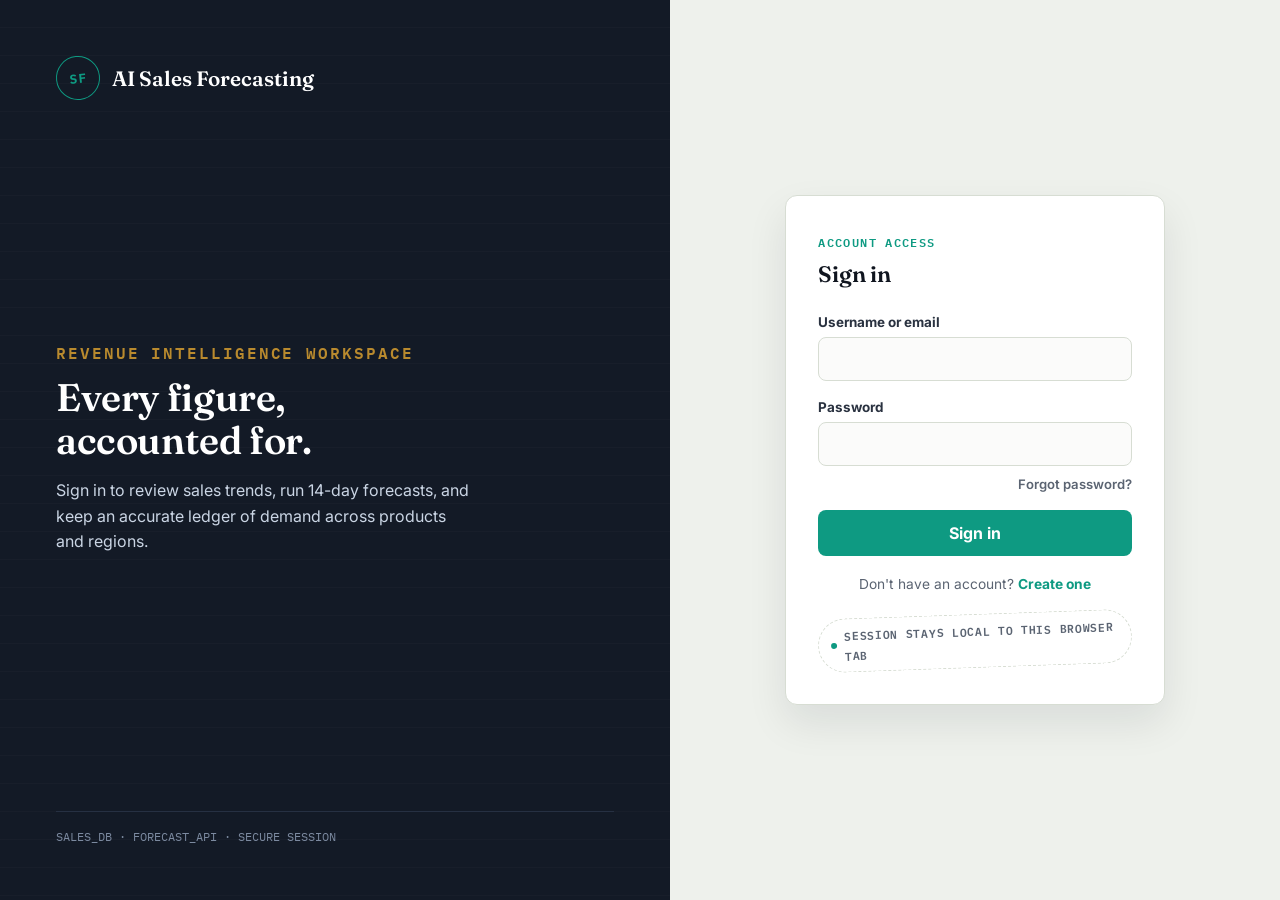
<file: frontend/login.html>
<!doctype html>
<html lang="en">
  <head>
    <meta charset="UTF-8" />
    <meta name="viewport" content="width=device-width, initial-scale=1.0" />
    <title>Sign in - AI Sales Forecasting</title>
    <link rel="stylesheet" href="styles.css" />
  </head>
  <body>
    <div class="login-shell">
      <section class="login-side">
        <div class="login-brand">
          <div class="brand-mark">SF</div>
          <strong>AI Sales Forecasting</strong>
        </div>

        <div class="login-side-copy">
          <p class="eyebrow">Revenue intelligence workspace</p>
          <h1>Every figure, accounted for.</h1>
          <p>
            Sign in to review sales trends, run 14-day forecasts, and keep
            an accurate ledger of demand across products and regions.
          </p>
        </div>

        <div class="login-side-footnote">SALES_DB &middot; FORECAST_API &middot; SECURE SESSION</div>
      </section>

      <section class="login-main">
        <div class="login-card">
          <!-- ===== STEP: LOGIN ===== -->
          <div class="login-step active" id="stepLogin">
            <div class="login-card-head">
              <p class="eyebrow">Account access</p>
              <h2>Sign in</h2>
            </div>

            <div class="login-error" id="loginError"></div>

            <form id="loginForm">
              <div class="login-field">
                <label for="loginIdentifier">Username or email</label>
                <input id="loginIdentifier" type="text" autocomplete="username" required />
              </div>
              <div class="login-field">
                <label for="loginPassword">Password</label>
                <input id="loginPassword" type="password" autocomplete="current-password" required />
              </div>
              <div class="login-links">
                <button type="button" id="goForgotBtn">Forgot password?</button>
              </div>
              <button type="submit" class="login-submit" id="loginSubmitBtn">Sign in</button>
            </form>

            <div class="login-toggle">
              <span>Don't have an account?</span>
              <button type="button" id="goRegisterBtn">Create one</button>
            </div>

            <div class="login-stamp"><span></span> Session stays local to this browser tab</div>
          </div>

          <!-- ===== STEP: REGISTER ===== -->
          <div class="login-step" id="stepRegister">
            <div class="login-card-head">
              <p class="eyebrow">New account</p>
              <h2>Create account</h2>
            </div>

            <div class="login-error" id="registerError"></div>

            <form id="registerForm">
              <div class="login-field-row">
                <div class="login-field">
                  <label for="firstName">First name</label>
                  <input id="firstName" type="text" autocomplete="given-name" required />
                </div>
                <div class="login-field">
                  <label for="lastName">Last name</label>
                  <input id="lastName" type="text" autocomplete="family-name" required />
                </div>
              </div>
              <div class="login-field">
                <label for="registerEmail">Email</label>
                <input id="registerEmail" type="email" autocomplete="email" required />
              </div>
              <div class="login-field">
                <label for="registerUsername">Username</label>
                <input id="registerUsername" type="text" autocomplete="username" required />
              </div>
              <div class="login-field">
                <label for="registerPassword">Password</label>
                <input id="registerPassword" type="password" autocomplete="new-password" required />
              </div>
              <button type="submit" class="login-submit" id="registerSubmitBtn">Create account</button>
            </form>

            <div class="login-toggle">
              <span>Already have an account?</span>
              <button type="button" id="backToLoginFromRegisterBtn">Sign in</button>
            </div>
          </div>

          <!-- ===== STEP: VERIFY OTP ===== -->
          <div class="login-step" id="stepVerify">
            <div class="login-card-head">
              <p class="eyebrow">Verify your email</p>
              <h2>Enter your code</h2>
            </div>

            <p class="login-hint">
              We sent a 6-digit code to <strong id="verifyEmailLabel"></strong>. Enter it below to
              activate your account.
            </p>

            <div class="login-error" id="verifyError"></div>

            <form id="verifyForm">
              <div class="login-field">
                <label for="otpInput">Verification code</label>
                <input id="otpInput" class="otp-input" type="text" inputmode="numeric" maxlength="6" required />
              </div>
              <button type="submit" class="login-submit" id="verifySubmitBtn">Verify and continue</button>
            </form>

            <div class="login-toggle">
              <span>Didn't get a code?</span>
              <button type="button" id="resendOtpBtn">Resend</button>
            </div>
          </div>

          <!-- ===== STEP: FORGOT PASSWORD ===== -->
          <div class="login-step" id="stepForgot">
            <div class="login-card-head">
              <p class="eyebrow">Reset password</p>
              <h2>Forgot password</h2>
            </div>

            <p class="login-hint">Enter your registered email and we'll send you a link to reset your password.</p>

            <div class="login-error" id="forgotError"></div>
            <div class="login-success" id="forgotSuccess"></div>

            <form id="forgotForm">
              <div class="login-field">
                <label for="forgotEmail">Email</label>
                <input id="forgotEmail" type="email" autocomplete="email" required />
              </div>
              <button type="submit" class="login-submit" id="forgotSubmitBtn">Send reset link</button>
            </form>

            <div class="login-toggle">
              <span>Remembered it?</span>
              <button type="button" id="backToLoginFromForgotBtn">Sign in</button>
            </div>
          </div>
        </div>
      </section>
    </div>

    <script src="auth.js"></script>
    <script>
      if (Auth.isLoggedIn()) {
        window.location.href = "index.html";
      }

      const steps = {
        login: document.getElementById("stepLogin"),
        register: document.getElementById("stepRegister"),
        verify: document.getElementById("stepVerify"),
        forgot: document.getElementById("stepForgot"),
      };

      function showStep(name) {
        Object.values(steps).forEach((el) => el.classList.remove("active"));
        steps[name].classList.add("active");
      }

      function showError(id, message) {
        const el = document.getElementById(id);
        el.textContent = message;
        el.classList.add("visible");
      }

      function clearError(id) {
        const el = document.getElementById(id);
        el.classList.remove("visible");
        el.textContent = "";
      }

      function showSuccess(id, message) {
        const el = document.getElementById(id);
        el.textContent = message;
        el.classList.add("visible");
      }

      // ---------- navigation ----------
      document.getElementById("goRegisterBtn").addEventListener("click", () => showStep("register"));
      document.getElementById("backToLoginFromRegisterBtn").addEventListener("click", () => showStep("login"));
      document.getElementById("goForgotBtn").addEventListener("click", () => showStep("forgot"));
      document.getElementById("backToLoginFromForgotBtn").addEventListener("click", () => showStep("login"));

      // ---------- login ----------
      document.getElementById("loginForm").addEventListener("submit", async (event) => {
        event.preventDefault();
        clearError("loginError");
        const identifier = document.getElementById("loginIdentifier").value.trim();
        const password = document.getElementById("loginPassword").value;
        const btn = document.getElementById("loginSubmitBtn");

        btn.disabled = true;
        btn.textContent = "Signing in...";
        try {
          await Auth.login(identifier, password);
          window.location.href = "index.html";
        } catch (error) {
          showError("loginError", error.message);
          btn.disabled = false;
          btn.textContent = "Sign in";
        }
      });

      // ---------- register ----------
      let pendingEmail = "";

      document.getElementById("registerForm").addEventListener("submit", async (event) => {
        event.preventDefault();
        clearError("registerError");

        const firstName = document.getElementById("firstName").value.trim();
        const lastName = document.getElementById("lastName").value.trim();
        const email = document.getElementById("registerEmail").value.trim();
        const username = document.getElementById("registerUsername").value.trim();
        const password = document.getElementById("registerPassword").value;
        const btn = document.getElementById("registerSubmitBtn");

        btn.disabled = true;
        btn.textContent = "Creating account...";
        try {
          const result = await Auth.register({ firstName, lastName, email, username, password });
          pendingEmail = result.email || email;
          document.getElementById("verifyEmailLabel").textContent = pendingEmail;
          showStep("verify");
        } catch (error) {
          showError("registerError", error.message);
        } finally {
          btn.disabled = false;
          btn.textContent = "Create account";
        }
      });

      // ---------- verify OTP ----------
      document.getElementById("verifyForm").addEventListener("submit", async (event) => {
        event.preventDefault();
        clearError("verifyError");
        const otp = document.getElementById("otpInput").value.trim();
        const btn = document.getElementById("verifySubmitBtn");

        btn.disabled = true;
        btn.textContent = "Verifying...";
        try {
          await Auth.verifyOtp(pendingEmail, otp);
          window.location.href = "index.html";
        } catch (error) {
          showError("verifyError", error.message);
          btn.disabled = false;
          btn.textContent = "Verify and continue";
        }
      });

      document.getElementById("resendOtpBtn").addEventListener("click", async () => {
        clearError("verifyError");
        const btn = document.getElementById("resendOtpBtn");
        btn.disabled = true;
        try {
          await Auth.resendOtp(pendingEmail);
          btn.textContent = "Sent!";
          setTimeout(() => {
            btn.textContent = "Resend";
            btn.disabled = false;
          }, 3000);
        } catch (error) {
          showError("verifyError", error.message);
          btn.disabled = false;
        }
      });

      // ---------- forgot password ----------
      document.getElementById("forgotForm").addEventListener("submit", async (event) => {
        event.preventDefault();
        clearError("forgotError");
        const email = document.getElementById("forgotEmail").value.trim();
        const btn = document.getElementById("forgotSubmitBtn");

        btn.disabled = true;
        btn.textContent = "Sending...";
        try {
          const result = await Auth.forgotPassword(email);
          showSuccess("forgotSuccess", result.message);
        } catch (error) {
          showError("forgotError", error.message);
        } finally {
          btn.disabled = false;
          btn.textContent = "Send reset link";
        }
      });
    </script>
  </body>
</html>
</file>
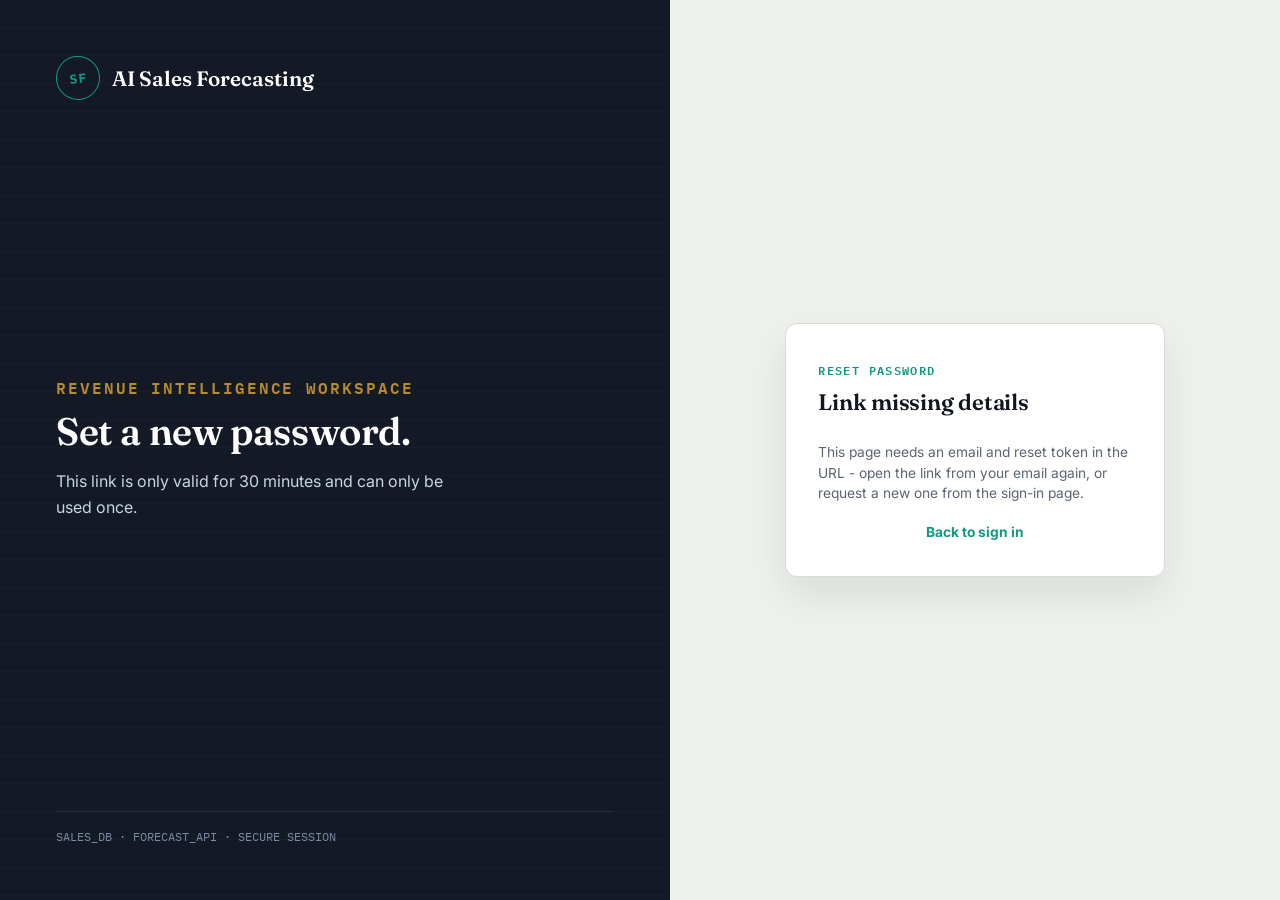
<file: frontend/reset-password.html>
<!doctype html>
<html lang="en">
  <head>
    <meta charset="UTF-8" />
    <meta name="viewport" content="width=device-width, initial-scale=1.0" />
    <title>Reset password - AI Sales Forecasting</title>
    <link rel="stylesheet" href="styles.css" />
  </head>
  <body>
    <div class="login-shell">
      <section class="login-side">
        <div class="login-brand">
          <div class="brand-mark">SF</div>
          <strong>AI Sales Forecasting</strong>
        </div>

        <div class="login-side-copy">
          <p class="eyebrow">Revenue intelligence workspace</p>
          <h1>Set a new password.</h1>
          <p>This link is only valid for 30 minutes and can only be used once.</p>
        </div>

        <div class="login-side-footnote">SALES_DB &middot; FORECAST_API &middot; SECURE SESSION</div>
      </section>

      <section class="login-main">
        <div class="login-card">
          <div class="login-step active" id="stepReset">
            <div class="login-card-head">
              <p class="eyebrow">Reset password</p>
              <h2>Choose a new password</h2>
            </div>

            <div class="login-error" id="resetError"></div>
            <div class="login-success" id="resetSuccess"></div>

            <form id="resetForm">
              <div class="login-field">
                <label for="newPassword">New password</label>
                <input id="newPassword" type="password" autocomplete="new-password" required />
              </div>
              <div class="login-field">
                <label for="confirmPassword">Confirm new password</label>
                <input id="confirmPassword" type="password" autocomplete="new-password" required />
              </div>
              <button type="submit" class="login-submit" id="resetSubmitBtn">Update password</button>
            </form>

            <div class="login-toggle">
              <span>Remembered it?</span>
              <button type="button" id="backToLoginBtn">Sign in</button>
            </div>
          </div>

          <div class="login-step" id="stepInvalid">
            <div class="login-card-head">
              <p class="eyebrow">Reset password</p>
              <h2>Link missing details</h2>
            </div>
            <p class="login-hint">
              This page needs an email and reset token in the URL - open the link from your email
              again, or request a new one from the sign-in page.
            </p>
            <div class="login-toggle">
              <button type="button" id="backToLoginFromInvalidBtn">Back to sign in</button>
            </div>
          </div>
        </div>
      </section>
    </div>

    <script src="auth.js"></script>
    <script>
      const params = new URLSearchParams(window.location.search);
      const email = params.get("email");
      const token = params.get("token");

      const stepReset = document.getElementById("stepReset");
      const stepInvalid = document.getElementById("stepInvalid");

      if (!email || !token) {
        stepReset.classList.remove("active");
        stepInvalid.classList.add("active");
      }

      document.getElementById("backToLoginBtn").addEventListener("click", () => {
        window.location.href = "login.html";
      });
      document.getElementById("backToLoginFromInvalidBtn").addEventListener("click", () => {
        window.location.href = "login.html";
      });

      function showError(id, message) {
        const el = document.getElementById(id);
        el.textContent = message;
        el.classList.add("visible");
      }
      function clearError(id) {
        document.getElementById(id).classList.remove("visible");
      }
      function showSuccess(id, message) {
        const el = document.getElementById(id);
        el.textContent = message;
        el.classList.add("visible");
      }

      document.getElementById("resetForm").addEventListener("submit", async (event) => {
        event.preventDefault();
        clearError("resetError");

        const newPassword = document.getElementById("newPassword").value;
        const confirmPassword = document.getElementById("confirmPassword").value;
        const btn = document.getElementById("resetSubmitBtn");

        if (newPassword !== confirmPassword) {
          showError("resetError", "Passwords don't match.");
          return;
        }
        if (newPassword.length < 6) {
          showError("resetError", "Password must be at least 6 characters.");
          return;
        }

        btn.disabled = true;
        btn.textContent = "Updating...";
        try {
          const result = await Auth.resetPassword(email, token, newPassword);
          showSuccess("resetSuccess", result.message + " Redirecting to sign in...");
          document.getElementById("resetForm").style.display = "none";
          setTimeout(() => (window.location.href = "login.html"), 2000);
        } catch (error) {
          showError("resetError", error.message);
          btn.disabled = false;
          btn.textContent = "Update password";
        }
      });
    </script>
  </body>
</html>
</file>
<file: frontend/styles.css>
@import url("https://fonts.googleapis.com/css2?family=Fraunces:opsz,wght@9..144,400;9..144,500;9..144,600;9..144,700&family=Inter:wght@400;500;600;700;800&family=IBM+Plex+Mono:wght@400;500;600;700&display=swap");

:root {
  /* Ledger identity: paper + ink, one emerald signal, one gold stamp accent */
  --bg: #eef1ec;
  --ink: #10151f;
  --ink-soft: #2a3240;
  --muted: #5b6472;
  --line: #d7ddd3;
  --panel: #ffffff;
  --navy: #131a26;
  --teal: #0e9a82;
  --green: #22a06b;
  --coral: #d64545;
  --amber: #b98a2e;
  --blue: #2f6fed;
  --shadow: 0 18px 40px rgba(16, 21, 31, 0.09);

  --font-display: "Fraunces", ui-serif, Georgia, serif;
  --font-body: "Inter", ui-sans-serif, system-ui, -apple-system, "Segoe UI", sans-serif;
  --font-mono: "IBM Plex Mono", ui-monospace, "SF Mono", Menlo, monospace;
}

* {
  box-sizing: border-box;
}

body {
  margin: 0;
  min-height: 100vh;
  background: var(--bg);
  color: var(--ink);
  font-family: var(--font-body);
  letter-spacing: 0;
}

html {
  scroll-behavior: smooth;
}

button,
input,
select {
  font: inherit;
}

/* Tabular figures throughout: every number in this product reads like a
   ledger entry, so numerals get a dedicated monospace treatment instead
   of inheriting the body/display face. */
.metric-card strong,
.hero-metrics span,
td,
.bar-label span:last-child,
.pie-legend-row span:last-child,
.range-value,
#dateWindow {
  font-family: var(--font-mono);
  font-variant-numeric: tabular-nums;
}

.sidebar {
  position: fixed;
  inset: 0 auto 0 0;
  width: 286px;
  padding: 24px;
  background: #101828;
  color: #f8fafc;
  overflow-y: auto;
}

.brand {
  display: flex;
  align-items: center;
  gap: 12px;
  margin-bottom: 30px;
}

.brand-mark {
  display: grid;
  place-items: center;
  width: 44px;
  aspect-ratio: 1;
  border-radius: 999px;
  border: 1.5px solid var(--teal);
  background: transparent;
  color: var(--teal);
  font-family: var(--font-mono);
  font-weight: 700;
  font-size: 0.8rem;
  letter-spacing: 0.03em;
  transform: rotate(-6deg);
}

.brand p,
.brand strong {
  display: block;
  margin: 0;
  line-height: 1.15;
}

.brand p {
  color: #aab6c8;
  font-size: 0.78rem;
  text-transform: uppercase;
  letter-spacing: 0.08em;
}

.brand strong {
  font-family: var(--font-display);
  font-size: 1.2rem;
  font-weight: 600;
}

.nav {
  display: grid;
  gap: 8px;
  margin-bottom: 24px;
}

.nav-item {
  display: flex;
  align-items: center;
  min-height: 42px;
  border: 0;
  border-radius: 8px;
  background: transparent;
  color: #cad5e4;
  text-align: left;
  text-decoration: none;
  padding: 0 14px;
  cursor: pointer;
}

.nav-item.active,
.nav-item:hover {
  background: #1d2939;
  color: #ffffff;
}

.panel {
  margin: 0 0 18px;
}

.panel label {
  display: block;
  margin-bottom: 8px;
  color: #cad5e4;
  font-size: 0.84rem;
  font-weight: 700;
}

.panel input,
.panel select {
  width: 100%;
  min-height: 42px;
  border: 1px solid #344054;
  border-radius: 8px;
  background: #1d2939;
  color: #f8fafc;
  padding: 9px 11px;
}

.split-inputs {
  display: grid;
  gap: 10px;
}

.range-value {
  margin-top: 8px;
  color: #aab6c8;
  font-size: 0.88rem;
}

.fixed-value {
  min-height: 42px;
  border: 1px solid #344054;
  border-radius: 8px;
  background: #1d2939;
  color: #f8fafc;
  padding: 10px 11px;
  font-weight: 800;
}

.primary-action {
  width: 100%;
  min-height: 46px;
  border: 0;
  border-radius: 8px;
  background: var(--teal);
  color: white;
  font-family: var(--font-body);
  font-weight: 700;
  letter-spacing: 0.01em;
  cursor: pointer;
  transition: filter 0.15s ease;
}

.primary-action:hover {
  filter: brightness(1.08);
}

.app-shell {
  margin-left: 286px;
  padding: 28px;
}

.topbar,
.section-head {
  display: flex;
  align-items: center;
  justify-content: space-between;
  gap: 18px;
}

.eyebrow {
  margin: 0 0 6px;
  color: var(--teal);
  font-family: var(--font-mono);
  font-size: 0.72rem;
  font-weight: 600;
  letter-spacing: 0.12em;
  text-transform: uppercase;
}

h1,
h2 {
  margin: 0;
  letter-spacing: -0.01em;
  font-family: var(--font-display);
  font-weight: 600;
}

h1 {
  font-size: clamp(2rem, 4vw, 3.35rem);
  line-height: 1.04;
}

h2 {
  font-size: 1.12rem;
}

.status-pill {
  display: inline-flex;
  align-items: center;
  gap: 8px;
  min-height: 38px;
  padding: 0 16px;
  border: 1.5px solid var(--line);
  border-radius: 999px;
  background: var(--panel);
  color: var(--ink-soft);
  font-family: var(--font-mono);
  font-size: 0.86rem;
  font-weight: 600;
  white-space: nowrap;
}

.status-pill span {
  width: 9px;
  aspect-ratio: 1;
  border-radius: 999px;
  background: var(--green);
}

.status-pill.offline span {
  background: var(--coral);
}

.status-pill.online span {
  background: var(--green);
}

.hero-band {
  display: grid;
  grid-template-columns: 1fr minmax(280px, 390px);
  gap: 24px;
  align-items: stretch;
  margin: 26px 0;
  padding: 32px;
  border-radius: 10px;
  background: var(--navy);
  border-bottom: 3px solid var(--amber);
  color: white;
  min-height: 188px;
  position: relative;
  overflow: hidden;
}

.hero-band::before {
  content: "";
  position: absolute;
  inset: 0;
  background-image: repeating-linear-gradient(
    to bottom,
    transparent,
    transparent 27px,
    rgba(255, 255, 255, 0.045) 28px
  );
  pointer-events: none;
}

.hero-copy {
  display: flex;
  align-items: flex-end;
  position: relative;
  z-index: 1;
}

.hero-copy p {
  max-width: 760px;
  margin: 0;
  color: #edf2f7;
  font-family: var(--font-display);
  font-size: clamp(1.12rem, 2vw, 1.55rem);
  font-weight: 400;
  line-height: 1.38;
}

.hero-metrics {
  display: grid;
  grid-template-columns: 1fr 1fr;
  gap: 12px;
  position: relative;
  z-index: 1;
}

.hero-metrics div,
.metric-card,
.chart-panel {
  border: 1px solid var(--line);
  border-radius: 10px;
  background: var(--panel);
  box-shadow: var(--shadow);
}

.hero-metrics div {
  display: flex;
  flex-direction: column;
  justify-content: flex-end;
  min-height: 132px;
  padding: 18px;
  background: rgba(255, 255, 255, 0.94);
  color: var(--ink);
}

.hero-metrics span,
.metric-card strong {
  font-size: clamp(1.7rem, 3vw, 2.4rem);
  font-weight: 850;
  line-height: 1.05;
}

.hero-metrics small,
.metric-card small {
  color: var(--muted);
  font-weight: 650;
}

.kpi-grid {
  display: grid;
  grid-template-columns: repeat(4, minmax(0, 1fr));
  gap: 16px;
}

.metric-card {
  min-height: 132px;
  padding: 18px;
  scroll-margin-top: 28px;
}

.metric-card span {
  display: block;
  margin-bottom: 14px;
  color: var(--muted);
  font-size: 0.9rem;
  font-weight: 750;
}

.metric-card strong {
  display: block;
  margin-bottom: 8px;
}

.workspace-grid {
  display: grid;
  grid-template-columns: minmax(0, 1.35fr) minmax(320px, 0.65fr);
  gap: 16px;
  margin-top: 16px;
}

.chart-panel {
  min-width: 0;
  padding: 20px;
  scroll-margin-top: 28px;
}

.chart-panel.wide,
.table-panel {
  grid-column: span 1;
}

.table-panel {
  grid-column: 1 / -1;
}

.section-head {
  margin-bottom: 16px;
}

.section-head span {
  color: var(--muted);
  font-size: 0.88rem;
  font-weight: 700;
}

.chart {
  width: 100%;
  min-height: 315px;
}

.chart.compact {
  min-height: 245px;
}

.chart svg {
  display: block;
  width: 100%;
  height: 100%;
  min-height: inherit;
}

.axis {
  stroke: #c7d2e1;
  stroke-width: 1;
}

.grid-line {
  stroke: #edf2f7;
  stroke-width: 1;
}

.trend-line {
  fill: none;
  stroke: var(--blue);
  stroke-width: 4;
  stroke-linecap: round;
  stroke-linejoin: round;
}

.forecast-line {
  fill: none;
  stroke: var(--teal);
  stroke-width: 4;
  stroke-dasharray: 8 8;
  stroke-linecap: round;
  stroke-linejoin: round;
}

.area-fill {
  fill: rgba(47, 111, 237, 0.1);
}

.bar-stack {
  display: grid;
  gap: 14px;
}

.bar-row {
  display: grid;
  gap: 7px;
}

.bar-label {
  display: flex;
  justify-content: space-between;
  gap: 12px;
  color: var(--muted);
  font-size: 0.86rem;
  font-weight: 750;
}

.bar-track {
  height: 12px;
  overflow: hidden;
  border-radius: 999px;
  background: #eef3f8;
}

.bar-fill {
  height: 100%;
  border-radius: inherit;
  background: var(--teal);
}

.pie-wrap {
  display: grid;
  grid-template-columns: minmax(160px, 220px) 1fr;
  gap: 18px;
  align-items: center;
  min-height: 245px;
}

.pie-wrap svg {
  width: 100%;
  max-width: 220px;
  aspect-ratio: 1;
}

.pie-legend {
  display: grid;
  gap: 10px;
}

.pie-legend-row {
  display: flex;
  align-items: center;
  justify-content: space-between;
  gap: 12px;
  color: var(--muted);
  font-size: 0.88rem;
  font-weight: 750;
}

.pie-legend-name {
  display: inline-flex;
  align-items: center;
  gap: 8px;
}

.pie-dot {
  width: 10px;
  aspect-ratio: 1;
  border-radius: 999px;
}

.table-wrap {
  overflow-x: auto;
}

table {
  width: 100%;
  border-collapse: collapse;
  font-size: 0.9rem;
}

th,
td {
  padding: 13px 12px;
  border-bottom: 1px solid #edf2f7;
  text-align: left;
  white-space: nowrap;
}

th {
  color: var(--muted);
  font-size: 0.78rem;
  text-transform: uppercase;
}

td:last-child,
th:last-child {
  text-align: right;
}

/* ---------- sidebar account footer ---------- */

.sidebar-footer {
  margin-top: 20px;
  padding-top: 16px;
  border-top: 1px solid #263042;
  display: flex;
  align-items: center;
  justify-content: space-between;
  gap: 10px;
}

.sidebar-user {
  display: flex;
  align-items: center;
  gap: 10px;
  min-width: 0;
}

.sidebar-user-avatar {
  display: grid;
  place-items: center;
  width: 32px;
  aspect-ratio: 1;
  border-radius: 999px;
  background: #1d2939;
  border: 1px solid #344054;
  color: var(--teal);
  font-family: var(--font-mono);
  font-size: 0.78rem;
  font-weight: 700;
  flex-shrink: 0;
}

.sidebar-user-name {
  color: #e2e8f0;
  font-size: 0.86rem;
  font-weight: 600;
  overflow: hidden;
  text-overflow: ellipsis;
  white-space: nowrap;
}

.logout-btn {
  border: 1px solid #344054;
  border-radius: 8px;
  background: transparent;
  color: #aab6c8;
  padding: 7px 12px;
  font-size: 0.8rem;
  font-weight: 600;
  cursor: pointer;
  white-space: nowrap;
  transition: border-color 0.15s ease, color 0.15s ease;
}

.logout-btn:hover {
  border-color: var(--coral);
  color: var(--coral);
}

/* ---------- login page ---------- */

.login-shell {
  min-height: 100vh;
  display: grid;
  grid-template-columns: 1.1fr 1fr;
}

.login-side {
  background: var(--navy);
  color: white;
  padding: 56px;
  display: flex;
  flex-direction: column;
  justify-content: space-between;
  position: relative;
  overflow: hidden;
}

.login-side::before {
  content: "";
  position: absolute;
  inset: 0;
  background-image: repeating-linear-gradient(
    to bottom,
    transparent,
    transparent 27px,
    rgba(255, 255, 255, 0.04) 28px
  );
  pointer-events: none;
}

.login-side > * {
  position: relative;
  z-index: 1;
}

.login-brand {
  display: flex;
  align-items: center;
  gap: 12px;
}

.login-brand strong {
  font-family: var(--font-display);
  font-size: 1.3rem;
  font-weight: 600;
}

.login-side-copy {
  max-width: 420px;
}

.login-side-copy .eyebrow {
  color: var(--amber);
}

.login-side-copy h1 {
  font-size: clamp(1.8rem, 3vw, 2.6rem);
  margin: 10px 0 16px;
  line-height: 1.12;
}

.login-side-copy p {
  color: #cad5e4;
  font-size: 1rem;
  line-height: 1.6;
}

.login-side-footnote {
  font-family: var(--font-mono);
  font-size: 0.78rem;
  color: #7c8aa0;
  border-top: 1px solid #263042;
  padding-top: 16px;
}

.login-main {
  display: flex;
  align-items: center;
  justify-content: center;
  padding: 40px;
  background: var(--bg);
}

.login-card {
  width: 100%;
  max-width: 380px;
  background: var(--panel);
  border: 1px solid var(--line);
  border-radius: 12px;
  box-shadow: var(--shadow);
  padding: 36px 32px;
}

.login-card-head {
  margin-bottom: 26px;
}

.login-card-head .eyebrow {
  margin-bottom: 8px;
}

.login-card-head h2 {
  font-size: 1.4rem;
}

.login-field {
  margin-bottom: 18px;
}

.login-field label {
  display: block;
  margin-bottom: 7px;
  color: var(--ink-soft);
  font-size: 0.84rem;
  font-weight: 700;
}

.login-field input {
  width: 100%;
  min-height: 44px;
  border: 1px solid var(--line);
  border-radius: 8px;
  background: #fbfbfa;
  color: var(--ink);
  padding: 10px 12px;
  transition: border-color 0.15s ease;
}

.login-field input:focus {
  outline: none;
  border-color: var(--teal);
}

.login-error {
  display: none;
  align-items: center;
  gap: 8px;
  margin-bottom: 18px;
  padding: 10px 12px;
  border-radius: 8px;
  background: rgba(214, 69, 69, 0.08);
  border: 1px solid rgba(214, 69, 69, 0.25);
  color: var(--coral);
  font-size: 0.86rem;
  font-weight: 600;
}

.login-error.visible {
  display: flex;
}

.login-submit {
  width: 100%;
  min-height: 46px;
  border: 0;
  border-radius: 8px;
  background: var(--teal);
  color: white;
  font-weight: 700;
  cursor: pointer;
  transition: filter 0.15s ease, opacity 0.15s ease;
}

.login-submit:hover {
  filter: brightness(1.08);
}

.login-submit:disabled {
  opacity: 0.6;
  cursor: default;
}

.login-field-row {
  display: grid;
  grid-template-columns: 1fr 1fr;
  gap: 12px;
}

.login-links {
  display: flex;
  justify-content: flex-end;
  margin: -8px 0 18px;
}

.login-links button {
  border: 0;
  background: none;
  color: var(--muted);
  font-size: 0.82rem;
  font-weight: 600;
  cursor: pointer;
  padding: 0;
}

.login-links button:hover {
  color: var(--teal);
}

.otp-input {
  width: 100%;
  min-height: 50px;
  border: 1px solid var(--line);
  border-radius: 8px;
  background: #fbfbfa;
  color: var(--ink);
  padding: 10px 12px;
  font-family: var(--font-mono);
  font-size: 1.3rem;
  letter-spacing: 0.5em;
  text-align: center;
}

.otp-input:focus {
  outline: none;
  border-color: var(--teal);
}

.login-hint {
  color: var(--muted);
  font-size: 0.86rem;
  line-height: 1.5;
  margin-bottom: 20px;
}

.login-hint strong {
  color: var(--ink-soft);
  font-family: var(--font-mono);
}

.login-success {
  display: none;
  align-items: center;
  gap: 8px;
  margin-bottom: 18px;
  padding: 10px 12px;
  border-radius: 8px;
  background: rgba(14, 154, 130, 0.08);
  border: 1px solid rgba(14, 154, 130, 0.3);
  color: var(--teal);
  font-size: 0.86rem;
  font-weight: 600;
}

.login-success.visible {
  display: flex;
}

.login-step {
  display: none;
}

.login-step.active {
  display: block;
}

.login-toggle {
  margin-top: 20px;
  text-align: center;
  font-size: 0.86rem;
  color: var(--muted);
}

.login-toggle button {
  border: 0;
  background: none;
  color: var(--teal);
  font-weight: 700;
  cursor: pointer;
  padding: 0;
}

.login-stamp {
  display: inline-flex;
  align-items: center;
  gap: 7px;
  margin-top: 22px;
  padding: 6px 12px;
  border: 1.5px dashed var(--line);
  border-radius: 999px;
  transform: rotate(-2deg);
  font-family: var(--font-mono);
  font-size: 0.72rem;
  font-weight: 600;
  color: var(--muted);
  text-transform: uppercase;
  letter-spacing: 0.06em;
}

.login-stamp span {
  width: 7px;
  aspect-ratio: 1;
  border-radius: 999px;
  background: var(--teal);
}

@media (max-width: 900px) {
  .login-shell {
    grid-template-columns: 1fr;
  }

  .login-side {
    padding: 36px 28px;
  }

  .login-main {
    padding: 32px 20px;
  }
}

@media (max-width: 1040px) {
  .sidebar {
    position: static;
    width: auto;
    display: grid;
    grid-template-columns: repeat(2, minmax(0, 1fr));
    gap: 16px;
  }

  .brand,
  .nav,
  .primary-action {
    grid-column: 1 / -1;
  }

  .nav {
    grid-template-columns: repeat(4, minmax(0, 1fr));
  }

  .app-shell {
    margin-left: 0;
  }

  .hero-band,
  .workspace-grid {
    grid-template-columns: 1fr;
  }

  .kpi-grid {
    grid-template-columns: repeat(2, minmax(0, 1fr));
  }
}

@media (max-width: 680px) {
  .sidebar,
  .app-shell {
    padding: 18px;
  }

  .sidebar,
  .kpi-grid,
  .hero-metrics {
    grid-template-columns: 1fr;
  }

  .nav {
    grid-template-columns: repeat(2, minmax(0, 1fr));
  }

  .topbar,
  .section-head,
  .pie-wrap {
    align-items: flex-start;
    flex-direction: column;
  }

  .pie-wrap {
    grid-template-columns: 1fr;
  }

  .hero-band {
    padding: 22px;
  }
}
</file>
